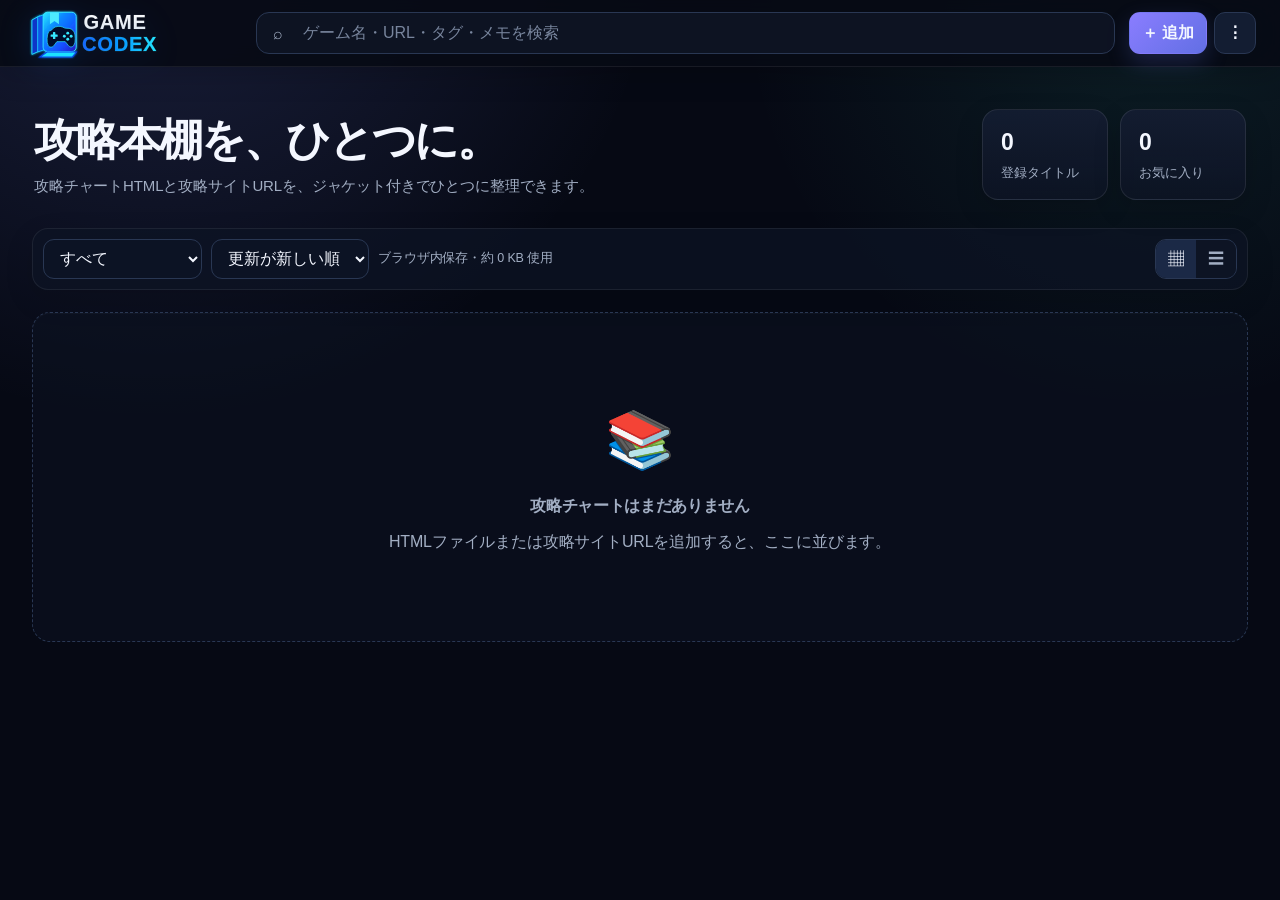
<file: index.html>
<!DOCTYPE html>
<html lang="ja">
<head>
  <meta charset="UTF-8" />
  <meta name="viewport" content="width=device-width, initial-scale=1.0" />
  <meta name="theme-color" content="#0b1020" />
  <title>GAME CODEX</title>
  <link id="appFavicon" rel="icon" type="image/svg+xml" href="assets/game-codex-icon-transparent.svg" />
  <link rel="stylesheet" href="assets/game-codex-01.css" />
  <link rel="stylesheet" href="assets/game-codex-02.css" />
  <link rel="stylesheet" href="assets/game-codex-03.css" />
  <link rel="stylesheet" href="assets/game-codex-04.css" />
  <link rel="stylesheet" href="assets/game-codex-05.css" />
</head>
<body>
<div class="app">
  <header class="topbar">
    <div class="topbar-inner">
      <div class="brand">
        <img id="brandIcon" class="brand-logo" src="assets/game-codex-logo-transparent.svg" alt="GAME CODEX" />
        <span class="sr-only">GAME CODEX</span>
      </div>
      <div class="search-wrap">
        <span class="search-icon">⌕</span>
        <input id="searchInput" type="search" placeholder="ゲーム名・URL・タグ・メモを検索" autocomplete="off" />
        <button class="clear-search" id="clearSearch" aria-label="検索を消去">×</button>
      </div>
      <div class="top-actions">
        <button class="btn primary" id="addButton">＋ 追加</button>
        <div class="menu">
          <button class="btn icon" id="menuButton" aria-label="メニュー">⋮</button>
          <div class="dropdown" id="dropdown">
            <button id="exportButton">バックアップを書き出す</button>
            <button id="importButton">バックアップを読み込む</button>
            <button id="clearAllButton">全データを削除</button>
          </div>
        </div>
      </div>
    </div>
  </header>

  <main>
    <section class="hero">
      <div>
        <h2>攻略本棚を、ひとつに。</h2>
        <p>攻略チャートHTMLと攻略サイトURLを、ジャケット付きでひとつに整理できます。</p>
      </div>
      <div class="stats">
        <div class="stat"><b id="totalCount">0</b><span>登録タイトル</span></div>
        <div class="stat"><b id="favoriteCount">0</b><span>お気に入り</span></div>
      </div>
    </section>

    <section class="toolbar">
      <div class="filters">
        <select class="select" id="filterSelect" aria-label="絞り込み">
          <option value="all">すべて</option>
          <option value="favorite">お気に入り</option>
          <option value="html">HTMLのみ</option>
          <option value="web">攻略サイトURL</option>
          <option value="withCover">ジャケットあり</option>
          <option value="withoutCover">ジャケットなし</option>
        </select>
        <select class="select" id="sortSelect" aria-label="並べ替え">
          <option value="updatedDesc">更新が新しい順</option>
          <option value="createdDesc">追加が新しい順</option>
          <option value="titleAsc">タイトル順</option>
          <option value="titleDesc">タイトル逆順</option>
        </select>
        <span class="storage" id="storageInfo">ブラウザ内保存</span>
      </div>
      <div class="view-switch" aria-label="表示切替">
        <button id="gridView" class="active" title="グリッド表示">▦</button>
        <button id="listView" title="リスト表示">☰</button>
      </div>
    </section>

    <section class="library" id="library"></section>
  </main>
  <button class="mobile-add" id="mobileAdd" aria-label="攻略を追加">＋</button>
</div>

<input type="file" id="htmlInput" accept=".html,.htm,text/html" multiple hidden />
<input type="file" id="backupInput" accept=".json,application/json" hidden />
<input type="file" id="coverInput" accept="image/*" hidden />

<div class="modal" id="addModal" aria-hidden="true">
  <div class="dialog compact">
    <div class="dialog-header"><h2>攻略を追加</h2><button class="close" data-close="addModal">×</button></div>
    <div class="dialog-body">
      <div class="source-choice-grid">
        <button class="source-choice" id="addHtmlChoice">
          <span class="source-choice-icon">⇧</span>
          <b>HTMLファイル</b>
          <span>作成済みの攻略HTMLを読み込み、GAME CODEX内に保存します。</span>
        </button>
        <button class="source-choice" id="addUrlChoice">
          <span class="source-choice-icon">🌐</span>
          <b>攻略サイトURL</b>
          <span>Web上の攻略ページを登録し、埋め込みを許可しているサイトはアプリ内で表示します。</span>
        </button>
      </div>
    </div>
  </div>
</div>

<div class="modal" id="urlModal" aria-hidden="true">
  <div class="dialog compact">
    <div class="dialog-header"><h2>攻略サイトURLを追加</h2><button class="close" data-close="urlModal">×</button></div>
    <div class="dialog-body">
      <div class="fields">
        <div class="field"><label for="urlAddressInput">攻略ページのURL</label><input class="input" id="urlAddressInput" type="url" inputmode="url" autocomplete="url" placeholder="https://example.com/walkthrough" /></div>
        <div class="field"><label for="urlTitleInput">ゲームタイトル <span style="color:var(--muted)">（省略可）</span></label><input class="input" id="urlTitleInput" maxlength="120" placeholder="未入力ならサイトのドメイン名を使用" /></div>
        <p class="hint">http / https のURLのみ登録できます。ユーザー名・パスワード入りURLは登録しません。サイト側が埋め込みを禁止している場合は、右上の「サイトを開く」から外部表示してください。</p>
      </div>
    </div>
    <div class="dialog-footer">
      <button class="btn" data-close="urlModal">キャンセル</button>
      <button class="btn primary" id="saveUrlButton">URLを追加</button>
    </div>
  </div>
</div>

<div class="modal" id="editModal" aria-hidden="true">
  <div class="dialog">
    <div class="dialog-header"><h2 id="editHeading">攻略チャートを編集</h2><button class="close" data-close="editModal">×</button></div>
    <div class="dialog-body">
      <div class="form-grid">
        <div class="cover-column">
          <div class="cover-editor">
            <div class="placeholder" id="editPlaceholder"><div class="gamepad">🎮</div><span>ジャケット未設定</span></div>
            <img id="editCoverPreview" alt="ジャケット画像プレビュー" />
          </div>
          <div class="cover-tools">
            <button class="btn small" id="chooseCoverButton">画像を選択</button>
            <button class="btn small ghost" id="removeCoverButton">画像を外す</button>
          </div>
        </div>
        <div class="fields">
          <div class="field"><label for="titleInput">ゲームタイトル</label><input class="input" id="titleInput" maxlength="120" /></div>
          <div class="field"><label for="platformInput">プラットフォーム</label><input class="input" id="platformInput" maxlength="80" placeholder="例：Steam / PS5 / Switch" /></div>
          <div class="field" id="editUrlField" hidden><label for="editUrlInput">攻略サイトURL</label><input class="input" id="editUrlInput" type="url" inputmode="url" autocomplete="url" /></div>
          <div class="field"><label for="tagsInput">タグ</label><input class="input" id="tagsInput" maxlength="200" placeholder="例：推理, RPG, 完全攻略（カンマ区切り）" /></div>
          <div class="field"><label for="notesInput">メモ</label><textarea class="input" id="notesInput" maxlength="1000" placeholder="版違い、進行状況、注意点など"></textarea></div>
          <p class="hint" id="editHint">HTML本文はそのまま保存されます。タイトルはHTML内の &lt;title&gt; や最初の &lt;h1&gt; から自動取得します。</p>
        </div>
      </div>
    </div>
    <div class="dialog-footer">
      <button class="btn" data-close="editModal">キャンセル</button>
      <button class="btn primary" id="saveEditButton">保存</button>
    </div>
  </div>
</div>

<div class="modal" id="viewerModal" aria-hidden="true">
  <div class="dialog wide">
    <div class="dialog-header">
      <h2 id="viewerTitle">攻略チャート</h2>
      <div class="viewer-toolbar">
        <button class="btn small" id="openNewTabButton" title="攻略サイトを新しいタブで開く" style="display:none"><span class="label">サイトを</span>開く</button>
        <button class="btn small" id="downloadHtmlButton">HTML保存</button>
        <button class="close" data-close="viewerModal">×</button>
      </div>
    </div>
    <div class="viewer-note" id="viewerNote"><span class="viewer-note-text" id="viewerNoteText">攻略を表示しています。</span><span class="save-state" id="viewerSaveState">待機中</span></div>
    <iframe class="viewer-frame" id="viewerFrame" title="攻略チャート表示" referrerpolicy="no-referrer" sandbox="allow-scripts allow-forms allow-modals allow-downloads allow-popups"></iframe>
  </div>
</div>

<div class="toast-wrap" id="toastWrap"></div>

<script>
(async()=>{
  const parts=[
    "assets/game-codex-01.js.txt",
    "assets/game-codex-02.js.txt",
    "assets/game-codex-03.js.txt",
    "assets/game-codex-04.js.txt",
    "assets/game-codex-05.js.txt",
    "assets/game-codex-06.js.txt",
    "assets/game-codex-07.js.txt",
    "assets/game-codex-08.js.txt",
    "assets/game-codex-09.js.txt",
    "assets/game-codex-10.js.txt",
    "assets/game-codex-11.js.txt"
  ];
  let code="";
  for(const url of parts){
    const response=await fetch(url,{cache:"no-cache"});
    if(!response.ok) throw new Error(`Failed to load ${url}: ${response.status}`);
    code+=await response.text();
  }
  (0,eval)(code);
})().catch(error=>{
  console.error(error);
  const library=document.getElementById("library");
  if(library) library.innerHTML='<div class="empty"><span class="big">⚠️</span><b>アプリを読み込めませんでした</b><p>ページを再読み込みしてください。</p></div>';
});
</script>
</body>
</html>
</file>
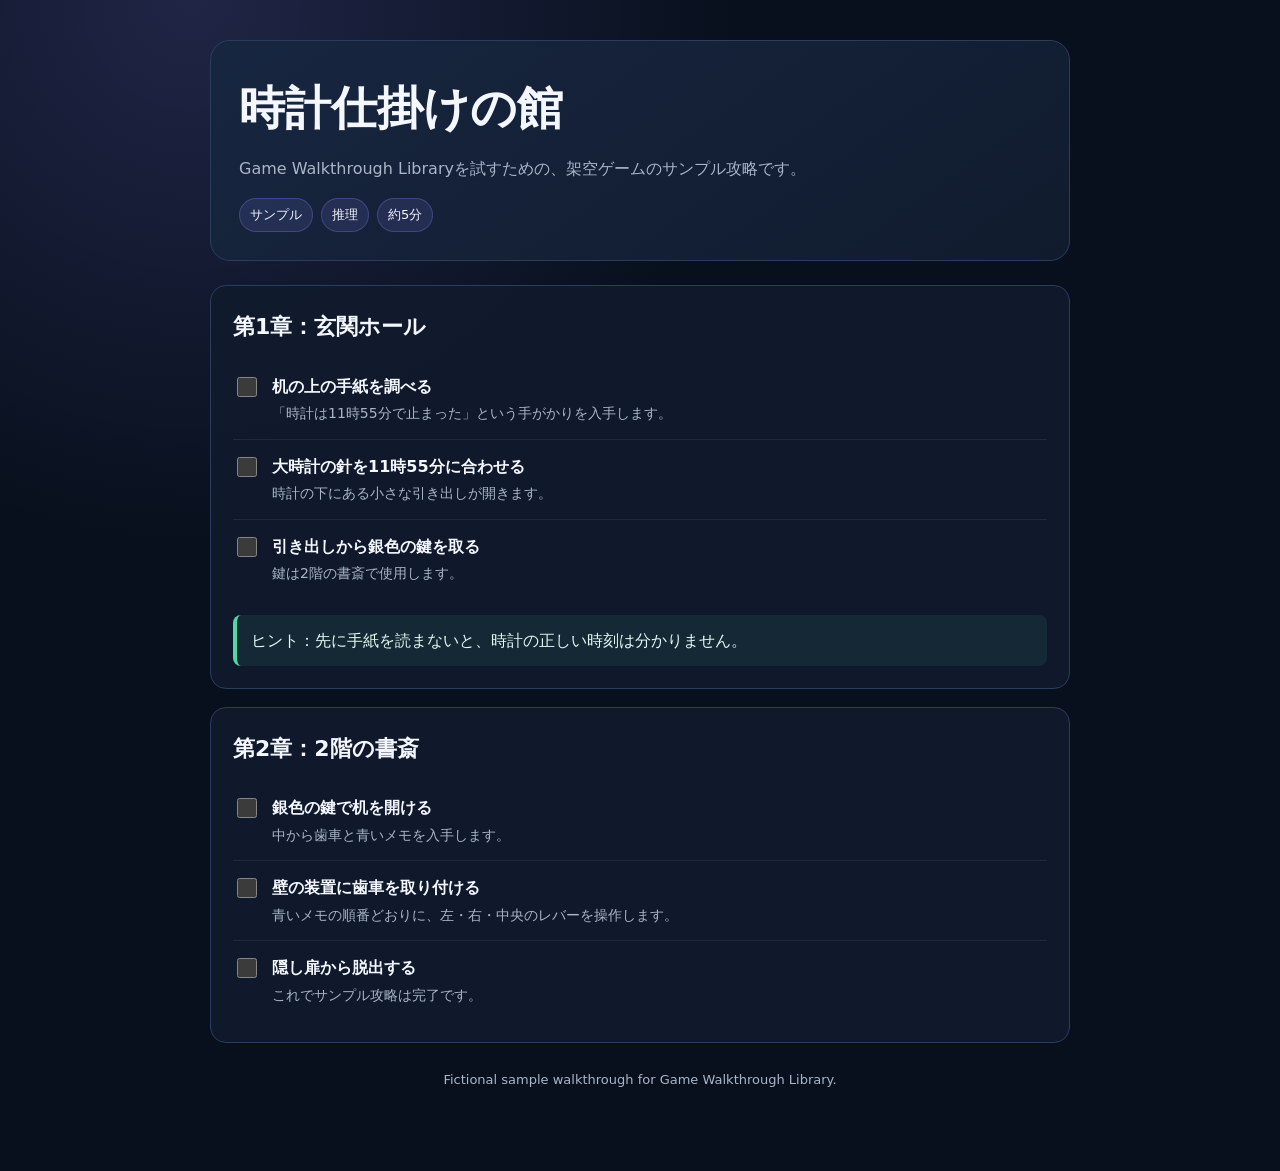
<file: sample-walkthrough.html>
<!DOCTYPE html>
<html lang="ja">
<head>
  <meta charset="UTF-8">
  <meta name="viewport" content="width=device-width, initial-scale=1.0">
  <title>時計仕掛けの館｜サンプル攻略</title>
  <style>
    :root{
      color-scheme:dark;
      --bg:#08101d;
      --panel:#101b2d;
      --panel2:#172640;
      --text:#f4f7ff;
      --muted:#a9b5c8;
      --accent:#8d83ff;
      --line:#2b3d5d;
      --ok:#52d6a4;
    }
    *{box-sizing:border-box}
    body{
      margin:0;
      background:
        radial-gradient(circle at 15% 0%,rgba(141,131,255,.18),transparent 34%),
        var(--bg);
      color:var(--text);
      font-family:system-ui,-apple-system,"Segoe UI","Noto Sans JP",sans-serif;
      line-height:1.7;
    }
    main{max-width:900px;margin:auto;padding:40px 20px 80px}
    header{
      padding:28px;
      border:1px solid var(--line);
      border-radius:20px;
      background:linear-gradient(145deg,var(--panel2),var(--panel));
      margin-bottom:24px;
    }
    h1{margin:0 0 8px;font-size:clamp(28px,5vw,46px)}
    .lead{margin:0;color:var(--muted)}
    .meta{display:flex;gap:8px;flex-wrap:wrap;margin-top:16px}
    .badge{
      padding:5px 10px;
      border-radius:999px;
      background:rgba(141,131,255,.13);
      border:1px solid rgba(141,131,255,.28);
      font-size:13px;
    }
    section{
      margin-top:18px;
      padding:22px;
      border:1px solid var(--line);
      border-radius:16px;
      background:rgba(16,27,45,.88);
    }
    h2{margin:0 0 14px;font-size:22px}
    .step{
      display:flex;
      gap:12px;
      align-items:flex-start;
      padding:13px 0;
      border-top:1px solid rgba(255,255,255,.07);
    }
    .step:first-of-type{border-top:0}
    input[type="checkbox"]{width:20px;height:20px;margin-top:4px;accent-color:var(--accent)}
    label{cursor:pointer;flex:1}
    label strong{display:block}
    label span{display:block;color:var(--muted);font-size:14px;margin-top:2px}
    .tip{
      border-left:4px solid var(--ok);
      padding:12px 14px;
      background:rgba(82,214,164,.08);
      border-radius:8px;
      color:#dffbef;
      margin-top:16px;
    }
    footer{text-align:center;color:var(--muted);font-size:13px;margin-top:26px}
  </style>
</head>
<body>
<main>
  <header>
    <h1>時計仕掛けの館</h1>
    <p class="lead">Game Walkthrough Libraryを試すための、架空ゲームのサンプル攻略です。</p>
    <div class="meta">
      <span class="badge">サンプル</span>
      <span class="badge">推理</span>
      <span class="badge">約5分</span>
    </div>
  </header>

  <section>
    <h2>第1章：玄関ホール</h2>

    <div class="step">
      <input id="s1" type="checkbox">
      <label for="s1">
        <strong>机の上の手紙を調べる</strong>
        <span>「時計は11時55分で止まった」という手がかりを入手します。</span>
      </label>
    </div>

    <div class="step">
      <input id="s2" type="checkbox">
      <label for="s2">
        <strong>大時計の針を11時55分に合わせる</strong>
        <span>時計の下にある小さな引き出しが開きます。</span>
      </label>
    </div>

    <div class="step">
      <input id="s3" type="checkbox">
      <label for="s3">
        <strong>引き出しから銀色の鍵を取る</strong>
        <span>鍵は2階の書斎で使用します。</span>
      </label>
    </div>

    <div class="tip">ヒント：先に手紙を読まないと、時計の正しい時刻は分かりません。</div>
  </section>

  <section>
    <h2>第2章：2階の書斎</h2>

    <div class="step">
      <input id="s4" type="checkbox">
      <label for="s4">
        <strong>銀色の鍵で机を開ける</strong>
        <span>中から歯車と青いメモを入手します。</span>
      </label>
    </div>

    <div class="step">
      <input id="s5" type="checkbox">
      <label for="s5">
        <strong>壁の装置に歯車を取り付ける</strong>
        <span>青いメモの順番どおりに、左・右・中央のレバーを操作します。</span>
      </label>
    </div>

    <div class="step">
      <input id="s6" type="checkbox">
      <label for="s6">
        <strong>隠し扉から脱出する</strong>
        <span>これでサンプル攻略は完了です。</span>
      </label>
    </div>
  </section>

  <footer>Fictional sample walkthrough for Game Walkthrough Library.</footer>
</main>
</body>
</html>
</file>
<file: assets/game-codex-01.css>
:root{
      color-scheme: dark;
      --bg:#060914;
      --panel:#0d1424;
      --panel-2:#131d32;
      --panel-3:#1b2946;
      --text:#f4f7ff;
      --muted:#a2aec3;
      --line:#293753;
      --accent:#8a7dff;
      --accent-2:#40d7b5;
      --danger:#ff6b7a;
      --warning:#ffc96b;
      --shadow:0 22px 64px rgba(0,0,0,.42);
      --radius:20px;
      --content-width:1760px;
    }
    *{box-sizing:border-box}
    html,body{margin:0;min-height:100%;background:
      radial-gradient(circle at 12% -10%,rgba(124,140,255,.18),transparent 34%),
      radial-gradient(circle at 90% 0%,rgba(67,217,189,.10),transparent 28%),
      var(--bg);color:var(--text);font-family:system-ui,-apple-system,"Segoe UI","Noto Sans JP",sans-serif}
    button,input,select,textarea{font:inherit}
    button{cursor:pointer}
    .app{min-height:100vh}
    .topbar{
      position:sticky;top:0;z-index:30;
      backdrop-filter:blur(18px);
      background:rgba(7,11,20,.78);
      border-bottom:1px solid rgba(255,255,255,.07)
    }
    .topbar-inner{max-width:var(--content-width);margin:auto;padding:17px 32px;display:flex;align-items:center;gap:22px}
    .brand{display:flex;align-items:center;gap:0;min-width:300px;flex:0 0 auto}
    .brand-mark{
      width:46px;height:46px;border-radius:14px;display:grid;place-items:center;overflow:hidden;flex:0 0 auto;
      background:#0a1430;box-shadow:0 10px 30px rgba(124,140,255,.28), inset 0 0 0 1px rgba(255,255,255,.08)
    }
    .brand-mark img{width:100%;height:100%;display:block;object-fit:cover}
    .brand h1{font-size:19px;line-height:1.2;margin:0;letter-spacing:.055em;font-weight:850}
    .brand p{font-size:12px;color:var(--muted);margin:4px 0 0}
    .brand-logo{
      display:block;width:clamp(210px,16vw,285px);height:auto;max-width:100%;object-fit:contain;
      filter:drop-shadow(0 10px 26px rgba(21,111,255,.20));
    }
    .sr-only{position:absolute;width:1px;height:1px;padding:0;margin:-1px;overflow:hidden;clip:rect(0,0,0,0);white-space:nowrap;border:0}
    .search-wrap{flex:1;position:relative}
    .search-wrap input{
      width:100%;height:48px;padding:0 48px 0 46px;border-radius:15px;border:1px solid var(--line);
      background:rgba(14,20,36,.84);color:var(--text);outline:none
    }
    .search-wrap input:focus{border-color:var(--accent);box-shadow:0 0 0 3px rgba(124,140,255,.15)}
    .search-icon{position:absolute;left:17px;top:13px;color:var(--muted)}
    .clear-search{position:absolute;right:10px;top:8px;border:0;background:transparent;color:var(--muted);font-size:20px;display:none}
    .top-actions{display:flex;gap:9px}
    .btn{
      min-height:42px;border:1px solid var(--line);border-radius:12px;padding:9px 14px;
      background:var(--panel-2);color:var(--text);display:inline-flex;align-items:center;justify-content:center;gap:8px;
      transition:.18s ease;white-space:nowrap
    }
    .btn:hover{transform:translateY(-1px);border-color:#435273;background:var(--panel-3)}
    .btn.primary{background:linear-gradient(135deg,var(--accent),#626fe4);border-color:transparent;font-weight:750}
    .btn.primary:hover{filter:brightness(1.08)}
    .btn.danger{color:#ffdce0;border-color:rgba(255,107,122,.35);background:rgba(255,107,122,.10)}
    .btn.ghost{background:transparent}
    .btn.icon{width:42px;padding:0}
    .btn.small{min-height:36px;padding:7px 10px;font-size:13px}
    main{max-width:var(--content-width);margin:auto;padding:34px 32px 96px}
    .hero{
      display:grid;grid-template-columns:minmax(0,1fr) auto;gap:30px;align-items:end;
      margin-bottom:26px;padding:8px 2px 2px
    }
    .hero h2{font-size:clamp(32px,3.4vw,54px);letter-spacing:-.045em;margin:0 0 10px;line-height:1.04}
    .hero p{color:var(--muted);margin:0;line-height:1.8;font-size:15px;max-width:760px}
    .stats{display:flex;gap:12px;flex-wrap:wrap;justify-content:flex-end}
    .stat{min-width:126px;padding:15px 18px;border:1px solid rgba(255,255,255,.09);border-radius:16px;background:linear-gradient(180deg,rgba(20,29,50,.90),rgba(13,20,36,.84));box-shadow:0 10px 28px rgba(0,0,0,.16)}
    .stat b{display:block;font-size:23px;letter-spacing:-.02em}.stat span{font-size:12px;color:var(--muted)}
    .dropzone{
      border:1.5px dashed #495a82;border-radius:var(--radius);padding:24px 26px;
      background:linear-gradient(135deg,rgba(124,140,255,.08),rgba(67,217,189,.05));
      display:flex;align-items:center;justify-content:space-between;gap:20px;margin-bottom:24px;transition:.2s;box-shadow:inset 0 1px 0 rgba(255,255,255,.035),0 14px 36px rgba(0,0,0,.13)
    }
</file>
<file: assets/game-codex-02.css>
.dropzone.dragover{border-color:var(--accent-2);background:rgba(67,217,189,.10);transform:scale(1.005)}
    .drop-info{display:flex;align-items:center;gap:15px}
    .drop-icon{width:54px;height:54px;border-radius:16px;background:linear-gradient(145deg,var(--panel-3),#202f50);display:grid;place-items:center;font-size:25px;box-shadow:0 10px 24px rgba(0,0,0,.20)}
    .drop-info b{display:block;margin-bottom:4px}.drop-info span{font-size:13px;color:var(--muted)}
    .toolbar{display:flex;justify-content:space-between;align-items:center;gap:16px;margin:20px 0 22px;padding:10px;border:1px solid rgba(255,255,255,.07);border-radius:16px;background:rgba(13,20,36,.72);box-shadow:0 10px 30px rgba(0,0,0,.10)}
    .filters{display:flex;align-items:center;gap:9px;flex-wrap:wrap}
    .select,.input{
      min-height:40px;border:1px solid var(--line);border-radius:11px;background:var(--panel);color:var(--text);padding:8px 12px;outline:none
    }
    .select:focus,.input:focus{border-color:var(--accent)}
    .view-switch{display:flex;border:1px solid var(--line);border-radius:11px;overflow:hidden}
    .view-switch button{border:0;background:var(--panel);color:var(--muted);width:40px;height:38px}
    .view-switch button.active{background:var(--panel-3);color:var(--text)}
    .library{display:grid;grid-template-columns:repeat(auto-fill,minmax(255px,1fr));gap:24px}
    .library.list{grid-template-columns:1fr}
    .card{
      position:relative;overflow:hidden;border-radius:20px;border:1px solid rgba(255,255,255,.085);
      background:linear-gradient(180deg,var(--panel-2),var(--panel));box-shadow:0 12px 34px rgba(0,0,0,.19);
      transition:.22s ease
    }
    .card:hover{transform:translateY(-6px);border-color:#536796;box-shadow:var(--shadow)}
    .cover{
      aspect-ratio:3/4;position:relative;overflow:hidden;background:
      linear-gradient(145deg,rgba(124,140,255,.28),rgba(67,217,189,.10)),
      repeating-linear-gradient(45deg,transparent 0 18px,rgba(255,255,255,.025) 18px 36px)
    }
    .cover img{width:100%;height:100%;object-fit:cover;display:block}
    .placeholder{height:100%;display:flex;flex-direction:column;align-items:center;justify-content:center;text-align:center;padding:22px;color:#dce2ff}
    .placeholder .gamepad{font-size:52px;filter:drop-shadow(0 8px 18px rgba(0,0,0,.3))}
    .placeholder span{font-size:12px;color:#aeb9d0;margin-top:12px}
    .badge-row{position:absolute;left:11px;right:11px;top:11px;display:flex;justify-content:space-between;pointer-events:none}
    .badge{font-size:11px;padding:5px 8px;border-radius:999px;background:rgba(4,7,14,.72);backdrop-filter:blur(8px);border:1px solid rgba(255,255,255,.12)}
    .favorite{
      pointer-events:auto;border:0;width:34px;height:34px;border-radius:50%;font-size:17px;
      background:rgba(4,7,14,.72);color:#8d99af;backdrop-filter:blur(8px)
    }
    .favorite.on{color:#ffd166}
    .card-body{padding:17px}
    .card h3{font-size:17px;line-height:1.42;margin:0 0 8px;letter-spacing:-.01em;display:-webkit-box;-webkit-box-orient:vertical;-webkit-line-clamp:2;overflow:hidden}
    .meta{color:var(--muted);font-size:12px;display:flex;gap:8px;align-items:center;min-height:19px}
    .tag-list{display:flex;gap:6px;flex-wrap:wrap;margin-top:11px;min-height:24px}
    .tag{font-size:11px;padding:4px 7px;border-radius:7px;background:rgba(124,140,255,.12);color:#cbd1ff}
    .card-actions{display:grid;grid-template-columns:minmax(92px,1fr) auto auto;gap:8px;margin-top:16px}
    .delete-btn{min-width:52px}
    .library.list .card{display:grid;grid-template-columns:120px minmax(0,1fr)}
    .library.list .cover{aspect-ratio:3/4;height:160px}
    .library.list .card-body{display:grid;grid-template-columns:minmax(0,1fr) auto;align-items:center;gap:16px}
    .library.list .card-actions{margin:0;min-width:250px}
    .empty{
      grid-column:1/-1;text-align:center;padding:70px 20px;border:1px dashed var(--line);
      border-radius:18px;color:var(--muted);background:rgba(14,20,36,.45)
    }
    .empty .big{font-size:56px;display:block;margin-bottom:12px}
    .modal{
      position:fixed;inset:0;z-index:100;background:rgba(2,4,9,.82);backdrop-filter:blur(8px);
      display:none;align-items:center;justify-content:center;padding:24px
    }
    .modal.open{display:flex}
    .dialog{
      width:min(680px,100%);max-height:92vh;overflow:auto;border:1px solid var(--line);border-radius:20px;
      background:var(--panel);box-shadow:var(--shadow)
    }
</file>
<file: assets/game-codex-03.css>
.dialog.wide{width:min(1560px,100%);height:min(94vh,1080px);display:flex;flex-direction:column;overflow:hidden}
    .dialog-header{display:flex;align-items:center;justify-content:space-between;gap:16px;padding:17px 20px;border-bottom:1px solid var(--line)}
    .dialog-header h2{font-size:18px;margin:0;overflow:hidden;text-overflow:ellipsis;white-space:nowrap}
    .dialog-body{padding:20px}
    .dialog-footer{display:flex;justify-content:flex-end;gap:9px;padding:16px 20px;border-top:1px solid var(--line)}
    .close{border:0;background:transparent;color:var(--muted);font-size:25px;width:38px;height:38px;border-radius:10px}
    .close:hover{background:var(--panel-3);color:var(--text)}
    .form-grid{display:grid;grid-template-columns:180px 1fr;gap:20px}
    .cover-editor{aspect-ratio:3/4;border-radius:15px;overflow:hidden;border:1px solid var(--line);background:var(--panel-2);position:relative}
    .cover-editor img{width:100%;height:100%;object-fit:cover;display:none}
    .cover-editor .placeholder{position:absolute;inset:0}
    .cover-tools{display:grid;gap:8px;margin-top:10px}
    .fields{display:grid;gap:14px}
    .field label{display:block;font-size:12px;color:var(--muted);margin-bottom:7px}
    .field input,.field textarea{width:100%}
    .field textarea{min-height:95px;resize:vertical}
    .hint{font-size:12px;color:var(--muted);line-height:1.55}
    .viewer-toolbar{display:flex;gap:8px;align-items:center}
    .viewer-note{padding:9px 16px;border-bottom:1px solid var(--line);background:rgba(255,201,107,.08);color:#d7deee;font-size:12px;line-height:1.5;display:flex;align-items:center;justify-content:space-between;gap:14px}
    .viewer-note-text{min-width:0}
    .save-state{flex:0 0 auto;font-size:11px;padding:4px 8px;border-radius:999px;border:1px solid rgba(255,255,255,.10);background:rgba(5,9,18,.28);color:var(--muted);white-space:nowrap}
    .save-state.ok{color:#91ead9;border-color:rgba(64,215,181,.28);background:rgba(64,215,181,.08)}
    .save-state.busy{color:#ffe0a6;border-color:rgba(255,201,107,.30);background:rgba(255,201,107,.08)}
    .save-state.error{color:#ffb7bf;border-color:rgba(255,107,122,.32);background:rgba(255,107,122,.09)}
    .viewer-frame{border:0;width:100%;height:100%;background:white;flex:1}
    .toast-wrap{position:fixed;right:20px;bottom:20px;z-index:300;display:grid;gap:10px;pointer-events:none}
    .toast{min-width:260px;max-width:380px;padding:13px 15px;border:1px solid var(--line);border-radius:13px;background:#151d31;box-shadow:var(--shadow);animation:toastIn .22s ease}
    .toast.ok{border-color:rgba(67,217,189,.45)}.toast.error{border-color:rgba(255,107,122,.5)}
    @keyframes toastIn{from{opacity:0;transform:translateY(8px)}to{opacity:1;transform:none}}
    .storage{font-size:12px;color:var(--muted);margin-left:auto}
    .menu{position:relative}
    .dropdown{
      position:absolute;right:0;top:48px;z-index:50;min-width:220px;padding:7px;border:1px solid var(--line);
      border-radius:13px;background:var(--panel-2);box-shadow:var(--shadow);display:none
    }
    .dropdown.open{display:grid}
    .dropdown button{border:0;background:transparent;color:var(--text);text-align:left;padding:10px 11px;border-radius:8px}
    .dropdown button:hover{background:var(--panel-3)}
    .mobile-add{display:none;position:fixed;right:18px;bottom:18px;z-index:40;width:58px;height:58px;border-radius:18px;border:0;background:linear-gradient(135deg,var(--accent),#626fe4);color:white;font-size:29px;box-shadow:0 12px 35px rgba(76,91,220,.42)}

    .dialog.compact{width:min(600px,100%)}
    .source-choice-grid{display:grid;grid-template-columns:repeat(2,minmax(0,1fr));gap:14px}
    .source-choice{border:1px solid var(--line);border-radius:17px;background:linear-gradient(180deg,var(--panel-2),var(--panel));color:var(--text);padding:22px 18px;text-align:left;transition:.18s ease;min-height:138px}
    .source-choice:hover{transform:translateY(-2px);border-color:#4d608a;background:var(--panel-3);box-shadow:0 14px 36px rgba(0,0,0,.22)}
    .source-choice-icon{display:grid;place-items:center;width:44px;height:44px;border-radius:13px;background:rgba(124,140,255,.14);font-size:22px;margin-bottom:14px}
    .source-choice b{display:block;font-size:15px;margin-bottom:6px}.source-choice span{display:block;color:var(--muted);font-size:12px;line-height:1.6}
</file>
<file: assets/game-codex-04.css>
.url-host{color:#8fe8d7;font-size:11px;overflow:hidden;text-overflow:ellipsis;white-space:nowrap;max-width:100%}
    @media(max-width:900px){
      .topbar-inner{padding:14px 18px;flex-wrap:wrap}
      .brand{min-width:0;flex:1}.brand-logo{width:220px}.brand p{display:none}
      .search-wrap{order:3;flex-basis:100%}
      .top-actions .primary{display:none}
      main{padding:24px 18px 88px}
      .hero{grid-template-columns:1fr}.stats{justify-content:flex-start}
      .dropzone{align-items:flex-start}.dropzone>.btn{display:none}
      .mobile-add{display:block}
      .form-grid{grid-template-columns:1fr}.cover-column{width:min(230px,100%);margin:auto}
    }
    @media(max-width:640px){
      .brand-logo{width:180px}
      .hero h2{font-size:31px}.stats{display:grid;grid-template-columns:repeat(2,1fr);width:100%}.stat{min-width:0}
      .toolbar{align-items:flex-start}.filters{width:100%}.filters .select{flex:1}
      .storage{width:100%;margin:0}.library{grid-template-columns:repeat(2,minmax(0,1fr));gap:12px}
      .card-body{padding:12px}.card h3{font-size:14px}.card-actions{grid-template-columns:1fr auto}.card-actions .edit-btn{display:none}
      .library.list .card{grid-template-columns:88px minmax(0,1fr)}.library.list .cover{height:124px}
      .library.list .card-body{display:block}.library.list .card-actions{min-width:0;margin-top:10px}
      .dialog-header,.dialog-body,.dialog-footer{padding-left:15px;padding-right:15px}
      .viewer-toolbar .label{display:none}
      .viewer-note{align-items:flex-start;flex-direction:column;gap:7px}.save-state{align-self:flex-start}
    }
    @media(max-width:390px){.library{grid-template-columns:1fr}}

    /* v1.3 visual refinement */
    html{scroll-behavior:smooth}
    body{overflow-x:hidden}
    body::before{
      content:"";position:fixed;inset:0;z-index:-1;pointer-events:none;opacity:.38;
      background-image:linear-gradient(rgba(255,255,255,.018) 1px,transparent 1px),linear-gradient(90deg,rgba(255,255,255,.018) 1px,transparent 1px);
      background-size:44px 44px;mask-image:linear-gradient(to bottom,black,transparent 72%);
    }
    ::selection{background:rgba(138,125,255,.38);color:#fff}
    button,input,select,textarea{transition:border-color .18s ease,background-color .18s ease,box-shadow .18s ease,transform .18s ease}
    button:focus-visible,input:focus-visible,select:focus-visible,textarea:focus-visible{outline:2px solid var(--accent);outline-offset:2px}
    .topbar{box-shadow:0 8px 30px rgba(0,0,0,.16)}
    .search-wrap input::placeholder{color:#78859d}
    .search-wrap input:hover{border-color:#394966}
    .btn{font-weight:650;letter-spacing:.005em}
    .btn.primary{box-shadow:0 9px 22px rgba(98,111,228,.22)}
    .btn:active{transform:translateY(0) scale(.985)}
    .dropzone:hover{border-color:#5a6c98;background:linear-gradient(135deg,rgba(138,125,255,.11),rgba(64,215,181,.065))}
    .select,.input{background:rgba(13,20,36,.92)}
    .view-switch{background:var(--panel);box-shadow:inset 0 0 0 1px rgba(255,255,255,.01)}
    .view-switch button:hover{color:var(--text);background:var(--panel-2)}
    .cover::after{content:"";position:absolute;inset:0;pointer-events:none;background:linear-gradient(to bottom,transparent 58%,rgba(3,6,13,.13));}
    .cover img{transition:transform .36s ease,filter .36s ease}
    .card:hover .cover img{transform:scale(1.025);filter:saturate(1.04) contrast(1.02)}
    .badge-row{z-index:2}
    .favorite{transition:transform .18s ease,background-color .18s ease,color .18s ease}
    .favorite:hover{transform:scale(1.08);background:rgba(11,16,29,.88)}
    .tag{border:1px solid rgba(138,125,255,.13)}
    .empty{min-height:330px;display:grid;place-content:center;box-shadow:inset 0 1px 0 rgba(255,255,255,.025)}
    .empty p{margin:10px 0 0;line-height:1.7}
    .dialog{box-shadow:0 30px 90px rgba(0,0,0,.55)}
    .dialog-header{background:rgba(19,29,50,.68);backdrop-filter:blur(12px)}
    .dialog-footer{background:rgba(10,16,29,.72)}
    .viewer-frame{border-radius:0 0 19px 19px}
    .toast{backdrop-filter:blur(14px)}
    @media(min-width:1500px){
      .library{grid-template-columns:repeat(auto-fill,minmax(270px,1fr))}
    }
    @media(max-width:1100px){
      .brand{min-width:250px}
      .library{grid-template-columns:repeat(auto-fill,minmax(230px,1fr));gap:18px}
    }
</file>
<file: assets/game-codex-05.css>
@media(max-width:900px){
      .toolbar{padding:9px;margin-top:16px}
      .hero{padding-top:2px}
    }
    @media(max-width:640px){
      .toolbar{background:transparent;border:0;box-shadow:none;padding:0}
      .dropzone{padding:18px}
      .drop-icon{width:48px;height:48px}
      .card{border-radius:16px}
      .source-choice-grid{grid-template-columns:1fr}
    }

    /* v1.13 — compact app-like header */
    .topbar{
      background:rgba(7,11,20,.90);
      backdrop-filter:blur(22px) saturate(1.08);
      box-shadow:0 8px 28px rgba(0,0,0,.18)
    }
    .topbar-inner{
      min-height:66px;
      padding:6px 24px;
      gap:14px
    }
    .brand{
      min-width:218px;
      flex:0 0 auto
    }
    .brand-logo{
      width:auto;
      height:54px;
      max-width:218px;
      object-fit:contain;
      filter:drop-shadow(0 5px 16px rgba(21,111,255,.15))
    }
    .search-wrap input{
      height:42px;
      border-radius:13px;
      background:rgba(14,20,36,.94)
    }
    .search-icon{top:10px}
    .clear-search{top:5px}
    .top-actions{gap:7px}
    .top-actions .btn{
      min-height:40px;
      padding:8px 12px;
      border-radius:11px
    }
    @media(max-width:1100px){
      .topbar-inner{padding-inline:18px;gap:11px}
      .brand{min-width:194px}
      .brand-logo{height:49px;max-width:194px}
    }
    @media(max-width:900px){
      .topbar-inner{min-height:60px;padding:5px 14px;gap:9px}
      .brand{min-width:0}
      .brand-logo{height:47px;max-width:188px}
      .search-wrap input{height:42px}
      .search-icon{top:10px}
    }
    @media(max-width:640px){
      .topbar-inner{padding:4px 12px}
      .brand-logo{height:43px;max-width:172px}
    }

    /* v1.15 — GitBook-like typography */
    html,body{
      font-family:"Inter","SF Pro Text","SF Pro Display","Segoe UI Variable Text","Segoe UI","Helvetica Neue",Arial,"Noto Sans JP",sans-serif;
      font-weight:500;
      letter-spacing:-.006em;
      line-height:1.5;
      -webkit-font-smoothing:antialiased;
      -moz-osx-font-smoothing:grayscale;
      text-rendering:optimizeLegibility
    }
    .search-wrap input{font-weight:520}
    .btn{font-weight:620;letter-spacing:-.01em}
    .btn.primary{font-weight:700}
    .hero h2{font-weight:760;letter-spacing:-.05em;line-height:1.03}
    .hero p{font-weight:470;letter-spacing:-.01em;line-height:1.75}
    .stat b{font-weight:760;letter-spacing:-.03em}
    .stat span{font-size:12.5px;font-weight:520}
    .select,.input{font-weight:510}
    .card h3{font-weight:700;letter-spacing:-.022em}
    .meta{font-size:12.5px;font-weight:500;letter-spacing:-.01em}
    .dialog-header h2{font-weight:700;letter-spacing:-.02em}
    .field label{font-size:12.5px;font-weight:620;letter-spacing:-.01em}
    .storage{font-size:12.5px;font-weight:520;letter-spacing:-.01em}
    .empty b,.drop-info b{font-weight:700;letter-spacing:-.02em}
    .empty p{font-weight:470;letter-spacing:-.01em}
</file>
